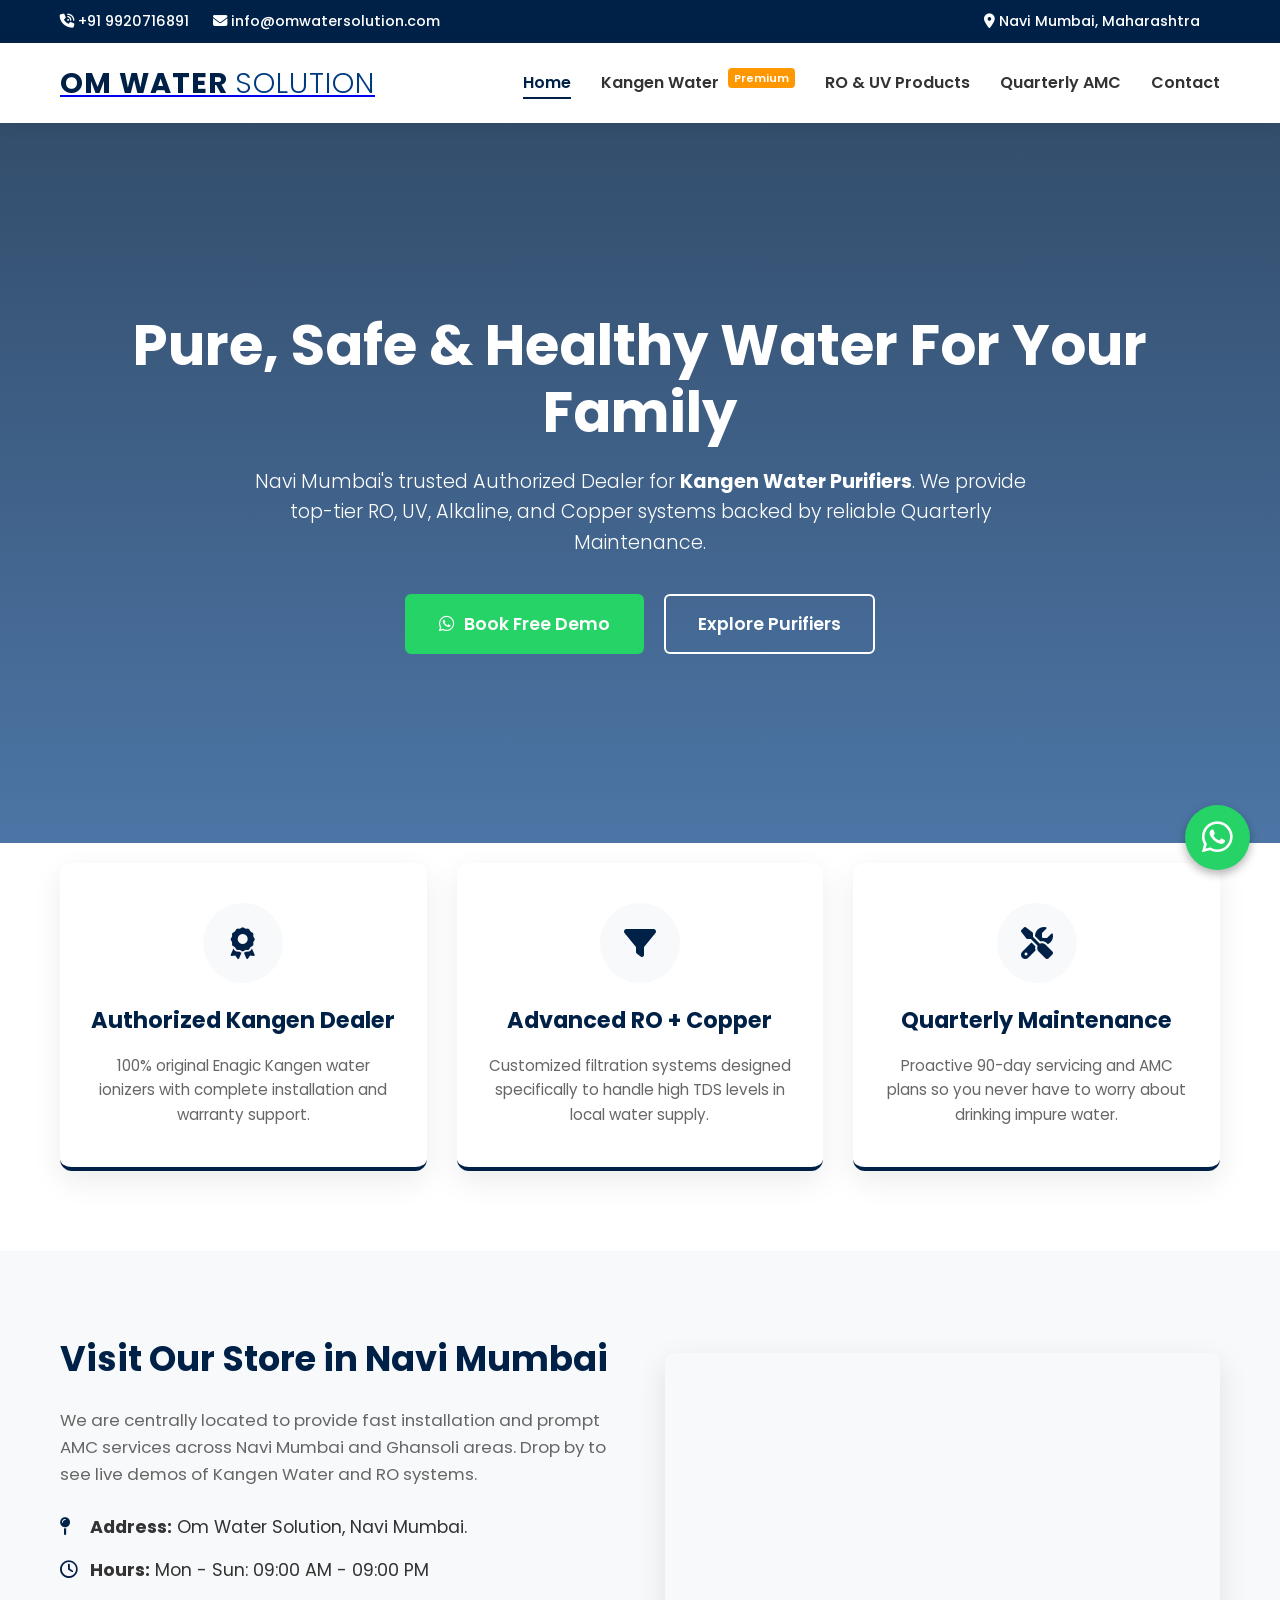
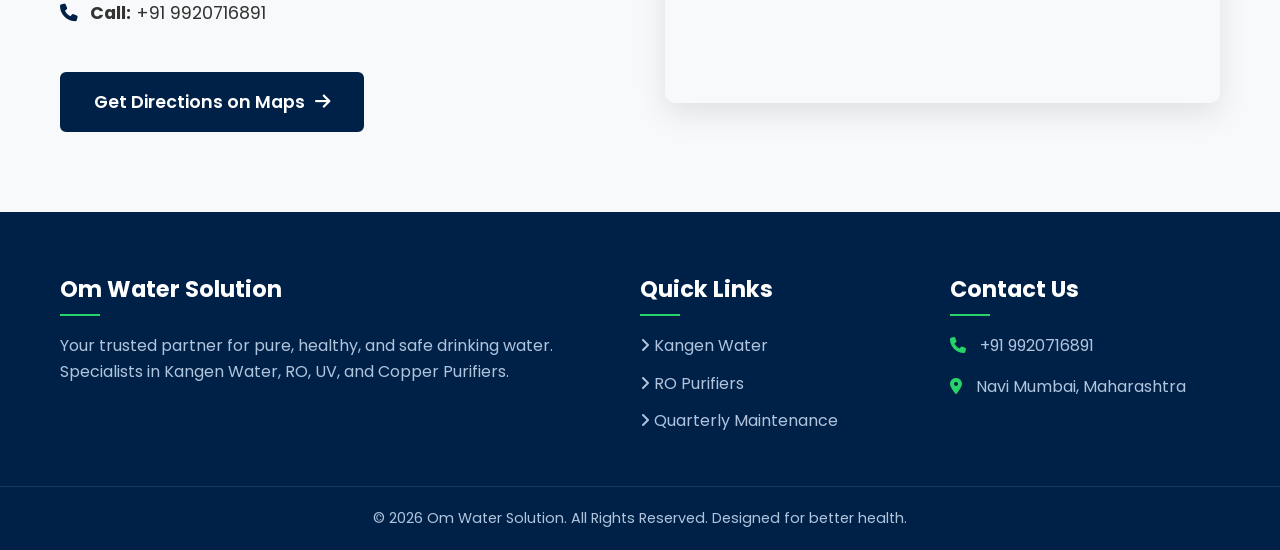
<file: index.html>
<!DOCTYPE html>
<html lang="en">
<head>
    <meta charset="UTF-8">
    <meta name="viewport" content="width=device-width, initial-scale=1.0">
    <meta http-equiv="X-UA-Compatible" content="ie=edge">
    
    <!-- ==========================================
         ADVANCED SEO META TAGS FOR GOOGLE RANKING
         ========================================== -->
    <title>Om Water Solution | Best Water Purifier Dealer in Navi Mumbai & Ghansoli</title>
    <meta name="description" content="Authorized Kangen Water Dealer in Navi Mumbai. Om Water Solution offers premium RO, UV, Copper & Alkaline purifiers with guaranteed quarterly maintenance. Call 9920716891.">
    <meta name="keywords" content="Water purifier dealer in Navi Mumbai, RO service Ghansoli, Authorized Kangen Water Dealer, Alkaline water machine, RO repair, Quarterly AMC water filter service, Copper water purifier">
    <meta name="author" content="Om Water Solution">
    <meta name="robots" content="index, follow">

    <!-- ==========================================
         OPEN GRAPH META TAGS (For WhatsApp/Facebook Sharing)
         ========================================== -->
    <meta property="og:title" content="Om Water Solution - Premium Water Purifiers & Service">
    <meta property="og:description" content="Get the best RO, UV, Kangen & Alkaline water purifiers in Navi Mumbai with our expert Quarterly AMC Service.">
    <meta property="og:type" content="local.business">
    <meta property="og:url" content="https://your-github-repo-link.github.io/"> <!-- Github Pages Link Yahan Aayega -->
    <meta property="og:image" content="https://images.unsplash.com/photo-1544441893-675973e31985?ixlib=rb-4.0.3&auto=format&fit=crop&w=1200&q=80"> <!-- Share hone par ye image dikhegi -->

    <!-- ==========================================
         GOOGLE LOCAL BUSINESS SCHEMA MARKUP (JSON-LD)
         Ye code Google Maps aur GBP ko direct signal dega
         ========================================== -->
    <script type="application/ld+json">
    {
      "@context": "https://schema.org",
      "@type": "LocalBusiness",
      "name": "Om Water Solution",
      "image": "https://images.unsplash.com/photo-1544441893-675973e31985",
      "@id": "",
      "url": "https://your-github-repo-link.github.io/",
      "telephone": "+919920716891",
      "address": {
        "@type": "PostalAddress",
        "addressLocality": "Navi Mumbai",
        "addressRegion": "Maharashtra",
        "addressCountry": "IN"
      },
      "geo": {
        "@type": "GeoCoordinates",
        "latitude": 19.1234, 
        "longitude": 73.0123 
      },
      "openingHoursSpecification": {
        "@type": "OpeningHoursSpecification",
        "dayOfWeek": [
          "Monday", "Tuesday", "Wednesday", "Thursday", "Friday", "Saturday", "Sunday"
        ],
        "opens": "09:00",
        "closes": "21:00"
      },
      "sameAs": [
        "https://maps.app.goo.gl/vwwPac3zkbWwYbez9?g_st=actoh"
      ]
    }
    </script>

    <!-- Google Fonts: Poppins for a Premium Corporate Look -->
    <link href="https://fonts.googleapis.com/css2?family=Poppins:wght@300;400;500;600;700&display=swap" rel="stylesheet">
    
    <!-- FontAwesome for Professional Icons -->
    <link rel="stylesheet" href="https://cdnjs.cloudflare.com/ajax/libs/font-awesome/6.4.0/css/all.min.css">
    
    <!-- Main CSS Link -->
    <link rel="stylesheet" href="style.css">
</head>
<body>

    <!-- ==========================================
         TOP CONTACT BAR (Navy Blue Background)
         ========================================== -->
    <div class="top-contact-bar">
        <div class="container top-bar-flex">
            <div class="contact-info">
                <a href="tel:+919920716891"><i class="fa-solid fa-phone-volume"></i> +91 9920716891</a>
                <a href="mailto:info@omwatersolution.com" class="hide-mobile"><i class="fa-solid fa-envelope"></i> info@omwatersolution.com</a>
            </div>
            <div class="location-info hide-mobile">
                <span><i class="fa-solid fa-location-dot"></i> Navi Mumbai, Maharashtra</span>
            </div>
        </div>
    </div>

    <!-- ==========================================
         MAIN NAVIGATION (Sticky White Background)
         ========================================== -->
    <header class="main-header">
        <div class="container nav-container">
            <a href="index.html" class="logo">
                <h2>Om Water <span>Solution</span></h2>
            </a>
            
            <!-- Mobile Hamburger Menu Button -->
            <button class="mobile-toggle" id="mobileToggle" aria-label="Toggle Menu">
                <i class="fa-solid fa-bars"></i>
            </button>

            <!-- Navigation Links -->
            <nav class="nav-menu" id="navMenu">
                <ul>
                    <li><a href="index.html" class="active">Home</a></li>
                    <li><a href="kangen-water.html">Kangen Water <span class="badge">Premium</span></a></li>
                    <li><a href="products.html">RO & UV Products</a></li>
                    <li><a href="amc-service.html">Quarterly AMC</a></li>
                    <li><a href="contact.html">Contact</a></li>
                </ul>
            </nav>
        </div>
    </header>

    <!-- ==========================================
         HERO SECTION (High Conversion Landing)
         ========================================== -->
    <section class="hero-section">
        <div class="container hero-content">
            <h1>Pure, Safe & Healthy Water For Your Family</h1>
            <p class="hero-subtext">Navi Mumbai's trusted Authorized Dealer for <strong>Kangen Water Purifiers</strong>. We provide top-tier RO, UV, Alkaline, and Copper systems backed by reliable Quarterly Maintenance.</p>
            
            <div class="cta-group">
                <a href="https://wa.me/919920716891?text=Hi%20Om%20Water%20Solution,%20I%20want%20to%20book%20a%20Free%20Water%20Quality%20Check/Demo." target="_blank" class="btn btn-whatsapp-lg">
                    <i class="fa-brands fa-whatsapp"></i> Book Free Demo
                </a>
                <a href="products.html" class="btn btn-outline-white">Explore Purifiers</a>
            </div>
        </div>
    </section>

    <!-- ==========================================
         TRUST & HIGHLIGHTS SECTION
         ========================================== -->
    <section class="highlights-section py-5">
        <div class="container highlights-grid">
            <div class="highlight-box">
                <div class="icon-wrapper"><i class="fa-solid fa-award"></i></div>
                <h3>Authorized Kangen Dealer</h3>
                <p>100% original Enagic Kangen water ionizers with complete installation and warranty support.</p>
            </div>
            <div class="highlight-box">
                <div class="icon-wrapper"><i class="fa-solid fa-filter"></i></div>
                <h3>Advanced RO + Copper</h3>
                <p>Customized filtration systems designed specifically to handle high TDS levels in local water supply.</p>
            </div>
            <div class="highlight-box">
                <div class="icon-wrapper"><i class="fa-solid fa-screwdriver-wrench"></i></div>
                <h3>Quarterly Maintenance</h3>
                <p>Proactive 90-day servicing and AMC plans so you never have to worry about drinking impure water.</p>
            </div>
        </div>
    </section>

    <!-- ==========================================
         ABOUT GBP / LOCATION EMBED SECTION
         ========================================== -->
    <section class="location-section py-5 bg-light">
        <div class="container location-flex">
            <div class="location-content">
                <h2>Visit Our Store in Navi Mumbai</h2>
                <p>We are centrally located to provide fast installation and prompt AMC services across Navi Mumbai and Ghansoli areas. Drop by to see live demos of Kangen Water and RO systems.</p>
                
                <ul class="contact-list">
                    <li><i class="fa-solid fa-map-pin"></i> <strong>Address:</strong> Om Water Solution, Navi Mumbai.</li>
                    <li><i class="fa-regular fa-clock"></i> <strong>Hours:</strong> Mon - Sun: 09:00 AM - 09:00 PM</li>
                    <li><i class="fa-solid fa-phone"></i> <strong>Call:</strong> +91 9920716891</li>
                </ul>
                <a href="https://maps.app.goo.gl/vwwPac3zkbWwYbez9?g_st=actoh" target="_blank" class="btn btn-navy">Get Directions on Maps <i class="fa-solid fa-arrow-right"></i></a>
            </div>
            <div class="map-container">
                <!-- Using the direct map embed code related to your GBP -->
                <iframe src="https://www.google.com/maps/embed?pb=!1m18!1m12!1m3!1d3770.000000000000!2d73.0123!3d19.1234!2m3!1f0!2f0!3f0!3m2!1i1024!2i768!4f13.1!3m3!1m2!1s0x0%3A0x0!2zMTnCsDA3JzI0LjIiTiA3M8KwMDAnNDQuMyJF!5e0!3m2!1sen!2sin!4v1600000000000!5m2!1sen!2sin" width="100%" height="350" style="border:0; border-radius: 10px; box-shadow: 0 10px 30px rgba(0,0,0,0.1);" allowfullscreen="" loading="lazy" referrerpolicy="no-referrer-when-downgrade"></iframe>
            </div>
        </div>
    </section>

    <!-- ==========================================
         FOOTER SECTION
         ========================================== -->
    <footer class="main-footer">
        <div class="container footer-grid">
            <div class="footer-about">
                <h3>Om Water Solution</h3>
                <p>Your trusted partner for pure, healthy, and safe drinking water. Specialists in Kangen Water, RO, UV, and Copper Purifiers.</p>
            </div>
            <div class="footer-links">
                <h3>Quick Links</h3>
                <ul>
                    <li><a href="kangen-water.html"><i class="fa-solid fa-angle-right"></i> Kangen Water</a></li>
                    <li><a href="products.html"><i class="fa-solid fa-angle-right"></i> RO Purifiers</a></li>
                    <li><a href="amc-service.html"><i class="fa-solid fa-angle-right"></i> Quarterly Maintenance</a></li>
                </ul>
            </div>
            <div class="footer-contact">
                <h3>Contact Us</h3>
                <p><i class="fa-solid fa-phone"></i> +91 9920716891</p>
                <p><i class="fa-solid fa-location-dot"></i> Navi Mumbai, Maharashtra</p>
            </div>
        </div>
        <div class="footer-bottom">
            <p>&copy; 2026 Om Water Solution. All Rights Reserved. Designed for better health.</p>
        </div>
    </footer>

    <!-- ==========================================
         FLOATING WHATSAPP BUTTON (High Conversion)
         ========================================== -->
    <a href="https://wa.me/919920716891?text=Hi,%20I%20am%20looking%20for%20a%20Water%20Purifier/Service.%20Please%20help." class="floating-whatsapp" target="_blank" aria-label="Chat on WhatsApp">
        <i class="fa-brands fa-whatsapp"></i>
    </a>

    <!-- ==========================================
         ADVANCED MOBILE MENU JAVASCRIPT
         ========================================== -->
    <script>
        document.addEventListener('DOMContentLoaded', () => {
            const mobileToggle = document.getElementById('mobileToggle');
            const navMenu = document.getElementById('navMenu');

            mobileToggle.addEventListener('click', () => {
                navMenu.classList.toggle('active');
                // Change icon from hamburger to cross when open
                if(navMenu.classList.contains('active')){
                    mobileToggle.innerHTML = '<i class="fa-solid fa-xmark"></i>';
                } else {
                    mobileToggle.innerHTML = '<i class="fa-solid fa-bars"></i>';
                }
            });
        });
    </script>
</body>
</html>
</file>
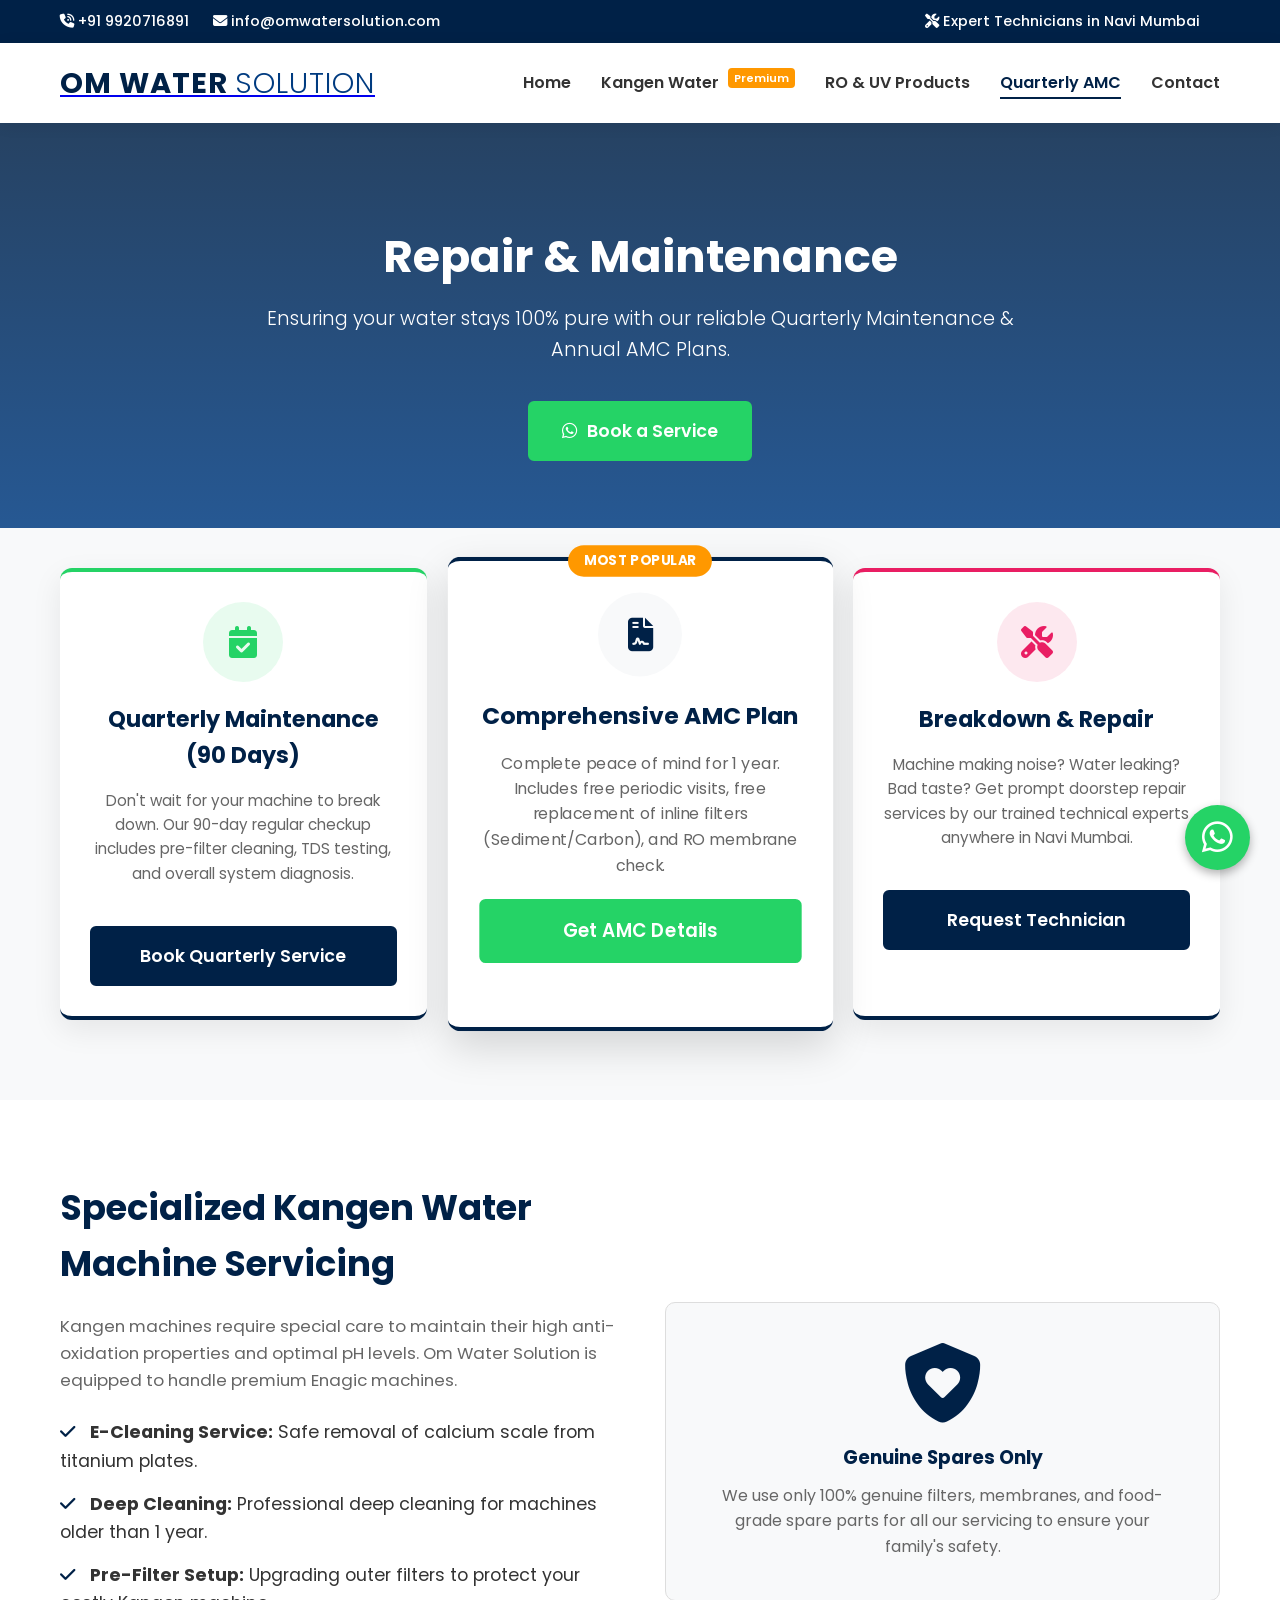
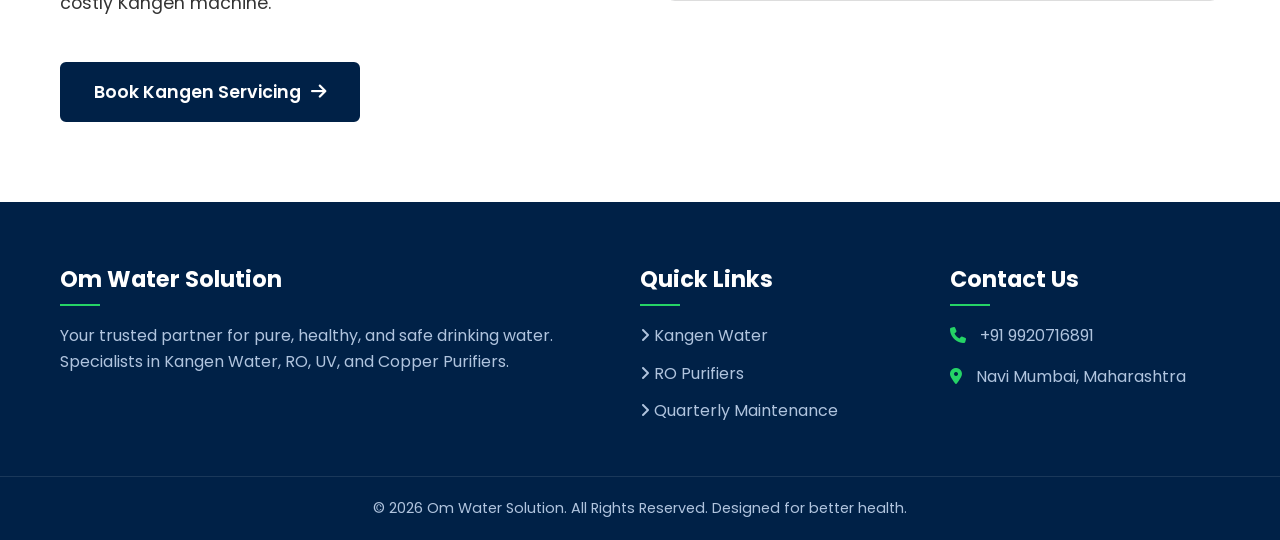
<file: amc-service.html>
<!DOCTYPE html>
<html lang="en">
<head>
    <meta charset="UTF-8">
    <meta name="viewport" content="width=device-width, initial-scale=1.0">
    <meta http-equiv="X-UA-Compatible" content="ie=edge">
    
    <!-- ==========================================
         AMC & SERVICES SEO META TAGS
         ========================================== -->
    <title>RO AMC & Quarterly Water Purifier Service in Navi Mumbai</title>
    <meta name="description" content="Book expert quarterly maintenance and AMC services for your RO, UV, or Kangen water purifier in Navi Mumbai. Om Water Solution ensures 100% pure water all year round.">
    <meta name="keywords" content="Water purifier quarterly maintenance, RO AMC plans Navi Mumbai, water filter service Ghansoli, RO repair near me, Kangen water deep cleaning, RO filter replacement">
    <meta name="author" content="Om Water Solution">
    <meta name="robots" content="index, follow">

    <!-- Open Graph for Social Sharing -->
    <meta property="og:title" content="Expert RO Repair & AMC Services | Om Water Solution">
    <meta property="og:description" content="Never compromise on your family's health. Book our 90-Day Quarterly Maintenance service for your water purifier today.">
    <meta property="og:type" content="website">

    <!-- Google Fonts & Icons -->
    <link href="https://fonts.googleapis.com/css2?family=Poppins:wght@300;400;500;600;700&display=swap" rel="stylesheet">
    <link rel="stylesheet" href="https://cdnjs.cloudflare.com/ajax/libs/font-awesome/6.4.0/css/all.min.css">
    
    <!-- Main CSS Link -->
    <link rel="stylesheet" href="style.css">
</head>
<body>

    <!-- ==========================================
         TOP CONTACT BAR
         ========================================== -->
    <div class="top-contact-bar">
        <div class="container top-bar-flex">
            <div class="contact-info">
                <a href="tel:+919920716891"><i class="fa-solid fa-phone-volume"></i> +91 9920716891</a>
                <a href="mailto:info@omwatersolution.com" class="hide-mobile"><i class="fa-solid fa-envelope"></i> info@omwatersolution.com</a>
            </div>
            <div class="location-info hide-mobile">
                <span><i class="fa-solid fa-tools"></i> Expert Technicians in Navi Mumbai</span>
            </div>
        </div>
    </div>

    <!-- ==========================================
         MAIN NAVIGATION
         ========================================== -->
    <header class="main-header">
        <div class="container nav-container">
            <a href="index.html" class="logo">
                <h2>Om Water <span>Solution</span></h2>
            </a>
            
            <button class="mobile-toggle" id="mobileToggle" aria-label="Toggle Menu">
                <i class="fa-solid fa-bars"></i>
            </button>

            <nav class="nav-menu" id="navMenu">
                <ul>
                    <li><a href="index.html">Home</a></li>
                    <li><a href="kangen-water.html">Kangen Water <span class="badge">Premium</span></a></li>
                    <li><a href="products.html">RO & UV Products</a></li>
                    <li><a href="amc-service.html" class="active">Quarterly AMC</a></li>
                    <li><a href="contact.html">Contact</a></li>
                </ul>
            </nav>
        </div>
    </header>

    <!-- ==========================================
         PAGE HEADER SECTION
         ========================================== -->
    <section class="hero-section" style="height: 45vh; min-height: 350px; background: linear-gradient(rgba(0, 33, 71, 0.85), rgba(0, 59, 128, 0.85)), url('https://images.unsplash.com/photo-1581092921461-eab62e97a780?ixlib=rb-4.0.3&auto=format&fit=crop&w=1200&q=80') center/cover no-repeat;">
        <div class="container hero-content" style="padding-top: 40px;">
            <h1 style="font-size: 2.8rem;">Repair & Maintenance</h1>
            <p class="hero-subtext">Ensuring your water stays 100% pure with our reliable Quarterly Maintenance & Annual AMC Plans.</p>
            <div class="cta-group" style="margin-top: 20px;">
                <a href="https://wa.me/919920716891?text=Hi,%20I%20want%20to%20book%20a%20Service/Repair%20for%20my%20Water%20Purifier." target="_blank" class="btn btn-whatsapp-lg">
                    <i class="fa-brands fa-whatsapp"></i> Book a Service
                </a>
            </div>
        </div>
    </section>

    <!-- ==========================================
         SERVICE PLANS GRID
         ========================================== -->
    <section class="highlights-section py-5 bg-light">
        <div class="container">
            <div class="highlights-grid" style="margin-top: -40px;">
                
                <!-- Service 1: Quarterly Maintenance -->
                <div class="highlight-box" style="padding: 30px; text-align: center; border-top: 4px solid var(--accent-green);">
                    <div class="icon-wrapper" style="background: rgba(37, 211, 102, 0.1);"><i class="fa-solid fa-calendar-check" style="color: var(--accent-green);"></i></div>
                    <h3>Quarterly Maintenance (90 Days)</h3>
                    <p style="margin-bottom: 20px; min-height: 90px;">Don't wait for your machine to break down. Our 90-day regular checkup includes pre-filter cleaning, TDS testing, and overall system diagnosis.</p>
                    <a href="https://wa.me/919920716891?text=Hi,%20I%20want%20to%20schedule%20a%20Quarterly%20Maintenance%20check%20for%20my%20water%20purifier." target="_blank" class="btn btn-navy" style="width: 100%;">Book Quarterly Service</a>
                </div>

                <!-- Service 2: Annual AMC -->
                <div class="highlight-box" style="padding: 30px; text-align: center; position: relative; border-top: 4px solid var(--primary-navy); transform: scale(1.05); z-index: 11; box-shadow: 0 15px 40px rgba(0,0,0,0.15);">
                    <div style="position: absolute; top: -15px; left: 50%; transform: translateX(-50%); background: #ff9800; color: #fff; padding: 5px 15px; border-radius: 20px; font-size: 0.8rem; font-weight: bold;">MOST POPULAR</div>
                    <div class="icon-wrapper"><i class="fa-solid fa-file-contract"></i></div>
                    <h3>Comprehensive AMC Plan</h3>
                    <p style="margin-bottom: 20px; min-height: 90px;">Complete peace of mind for 1 year. Includes free periodic visits, free replacement of inline filters (Sediment/Carbon), and RO membrane check.</p>
                    <a href="https://wa.me/919920716891?text=Hi,%20I%20want%20details%20and%20pricing%20for%20your%20Annual%20AMC%20Plan." target="_blank" class="btn btn-whatsapp-lg" style="width: 100%;">Get AMC Details</a>
                </div>

                <!-- Service 3: On-Demand Repair -->
                <div class="highlight-box" style="padding: 30px; text-align: center; border-top: 4px solid #e91e63;">
                    <div class="icon-wrapper" style="background: rgba(233, 30, 99, 0.1);"><i class="fa-solid fa-screwdriver-wrench" style="color: #e91e63;"></i></div>
                    <h3>Breakdown & Repair</h3>
                    <p style="margin-bottom: 20px; min-height: 90px;">Machine making noise? Water leaking? Bad taste? Get prompt doorstep repair services by our trained technical experts anywhere in Navi Mumbai.</p>
                    <a href="https://wa.me/919920716891?text=Hi,%20my%20water%20purifier%20needs%20repair.%20Please%20send%20a%20technician." target="_blank" class="btn btn-navy" style="width: 100%;">Request Technician</a>
                </div>

            </div>
        </div>
    </section>

    <!-- ==========================================
         KANGEN SPECIFIC SERVICE SECTION
         ========================================== -->
    <section class="location-section py-5">
        <div class="container location-flex">
            <div class="location-content">
                <h2>Specialized Kangen Water <br>Machine Servicing</h2>
                <p>Kangen machines require special care to maintain their high anti-oxidation properties and optimal pH levels. Om Water Solution is equipped to handle premium Enagic machines.</p>
                
                <ul class="contact-list">
                    <li><i class="fa-solid fa-check"></i> <strong>E-Cleaning Service:</strong> Safe removal of calcium scale from titanium plates.</li>
                    <li><i class="fa-solid fa-check"></i> <strong>Deep Cleaning:</strong> Professional deep cleaning for machines older than 1 year.</li>
                    <li><i class="fa-solid fa-check"></i> <strong>Pre-Filter Setup:</strong> Upgrading outer filters to protect your costly Kangen machine.</li>
                </ul>
                <a href="https://wa.me/919920716891?text=Hi,%20I%20need%20E-cleaning/Deep-cleaning%20for%20my%20Kangen%20Water%20Machine." target="_blank" class="btn btn-navy">Book Kangen Servicing <i class="fa-solid fa-arrow-right"></i></a>
            </div>
            <div class="map-container" style="background: var(--light-bg); border-radius: 10px; padding: 40px; text-align: center; display: flex; flex-direction: column; justify-content: center; align-items: center; border: 1px solid #ddd;">
                <i class="fa-solid fa-shield-heart" style="font-size: 5rem; color: var(--primary-navy); margin-bottom: 20px;"></i>
                <h3 style="color: var(--primary-navy);">Genuine Spares Only</h3>
                <p style="color: var(--text-muted); margin-top: 10px;">We use only 100% genuine filters, membranes, and food-grade spare parts for all our servicing to ensure your family's safety.</p>
            </div>
        </div>
    </section>

    <!-- ==========================================
         FOOTER SECTION
         ========================================== -->
    <footer class="main-footer">
        <div class="container footer-grid">
            <div class="footer-about">
                <h3>Om Water Solution</h3>
                <p>Your trusted partner for pure, healthy, and safe drinking water. Specialists in Kangen Water, RO, UV, and Copper Purifiers.</p>
            </div>
            <div class="footer-links">
                <h3>Quick Links</h3>
                <ul>
                    <li><a href="kangen-water.html"><i class="fa-solid fa-angle-right"></i> Kangen Water</a></li>
                    <li><a href="products.html"><i class="fa-solid fa-angle-right"></i> RO Purifiers</a></li>
                    <li><a href="amc-service.html"><i class="fa-solid fa-angle-right"></i> Quarterly Maintenance</a></li>
                </ul>
            </div>
            <div class="footer-contact">
                <h3>Contact Us</h3>
                <p><i class="fa-solid fa-phone"></i> +91 9920716891</p>
                <p><i class="fa-solid fa-location-dot"></i> Navi Mumbai, Maharashtra</p>
            </div>
        </div>
        <div class="footer-bottom">
            <p>&copy; 2026 Om Water Solution. All Rights Reserved. Designed for better health.</p>
        </div>
    </footer>

    <!-- ==========================================
         FLOATING WHATSAPP BUTTON
         ========================================== -->
    <a href="https://wa.me/919920716891?text=Hi,%20I%20am%20looking%20for%20Water%20Purifier%20Service/Repair." class="floating-whatsapp" target="_blank" aria-label="Chat on WhatsApp">
        <i class="fa-brands fa-whatsapp"></i>
    </a>

    <!-- Mobile Menu Script -->
    <script>
        document.addEventListener('DOMContentLoaded', () => {
            const mobileToggle = document.getElementById('mobileToggle');
            const navMenu = document.getElementById('navMenu');

            mobileToggle.addEventListener('click', () => {
                navMenu.classList.toggle('active');
                if(navMenu.classList.contains('active')){
                    mobileToggle.innerHTML = '<i class="fa-solid fa-xmark"></i>';
                } else {
                    mobileToggle.innerHTML = '<i class="fa-solid fa-bars"></i>';
                }
            });
        });
    </script>
</body>
</html>
</file>
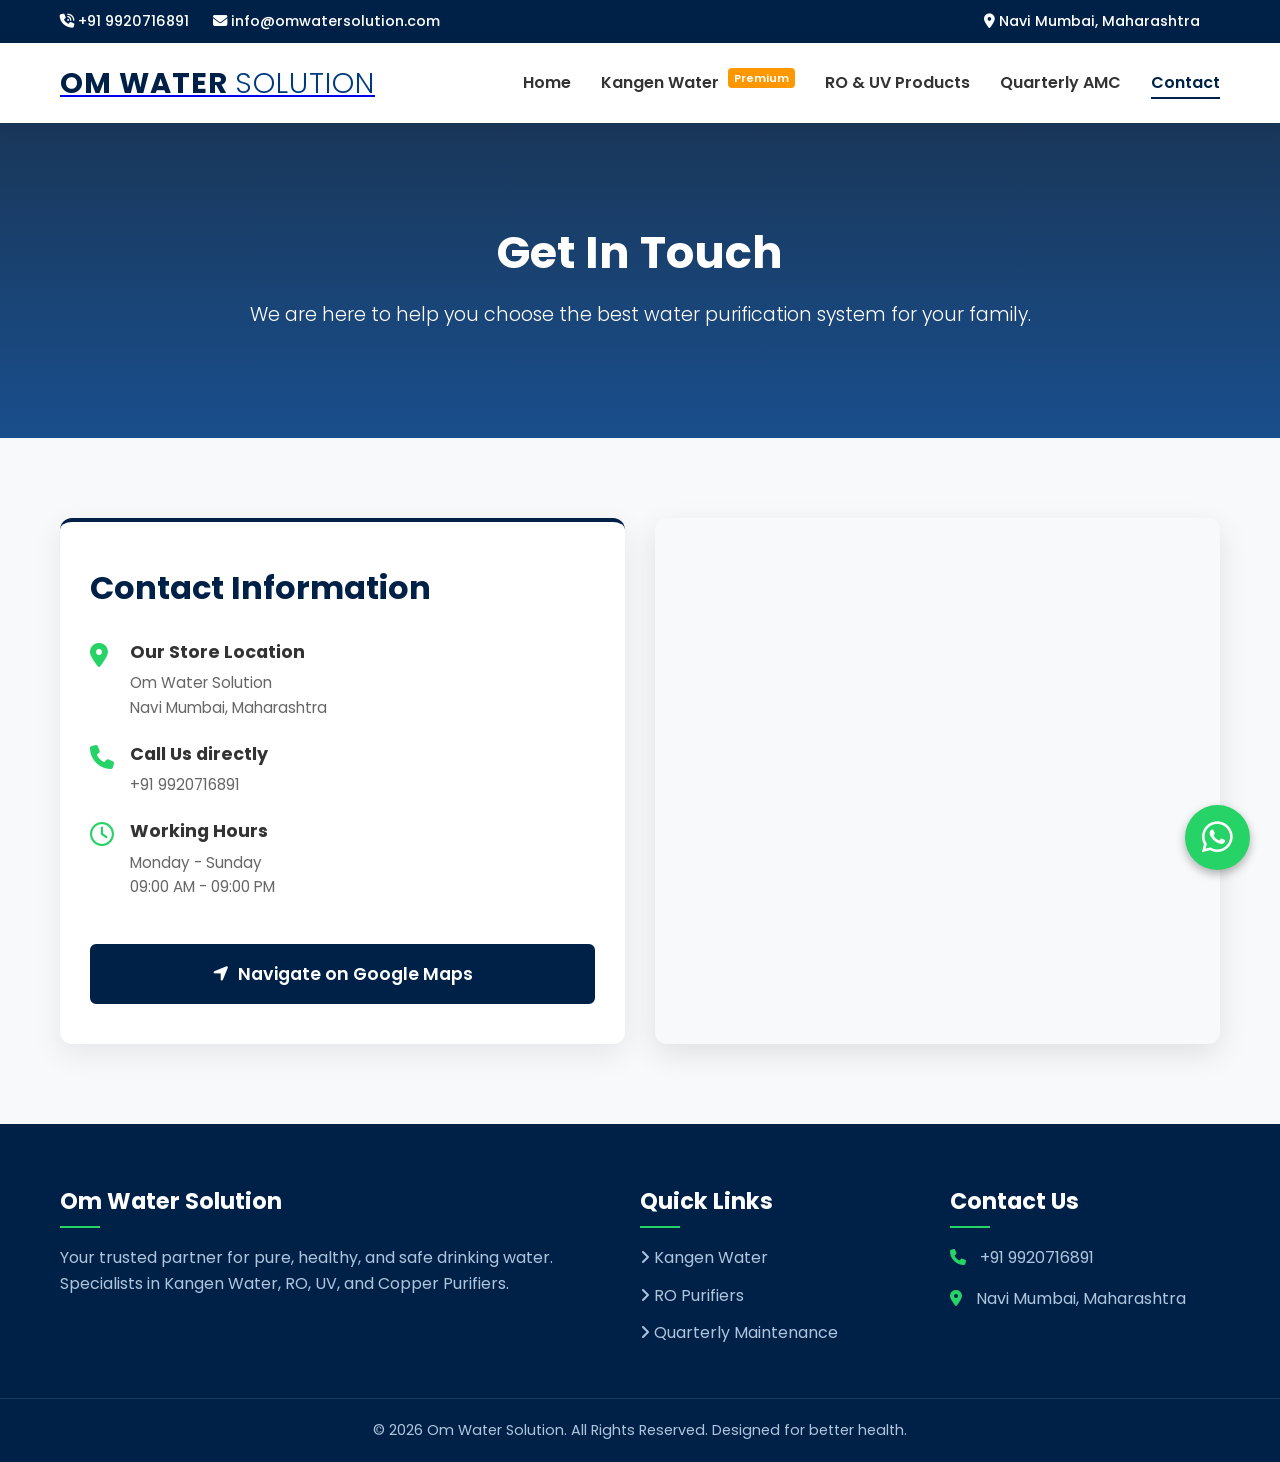
<file: contact.html>
<!DOCTYPE html>
<html lang="en">
<head>
    <meta charset="UTF-8">
    <meta name="viewport" content="width=device-width, initial-scale=1.0">
    <meta http-equiv="X-UA-Compatible" content="ie=edge">
    
    <!-- ==========================================
         CONTACT & LOCAL SEO META TAGS
         ========================================== -->
    <title>Contact Om Water Solution | Water Purifier Shop in Navi Mumbai</title>
    <meta name="description" content="Contact Om Water Solution for genuine Kangen Water machines, RO purifiers, and expert repair services in Navi Mumbai. Visit our store or call 9920716891.">
    <meta name="keywords" content="Om Water Solution contact number, locate water purifier shop, RO service center Navi Mumbai, Kangen water dealer address, Water purifier showroom">
    <meta name="author" content="Om Water Solution">
    <meta name="robots" content="index, follow">

    <!-- Open Graph for Social Sharing -->
    <meta property="og:title" content="Contact Om Water Solution | Expert RO Service">
    <meta property="og:description" content="Get in touch with us for pure, safe drinking water solutions in Navi Mumbai. Free demo available!">
    <meta property="og:type" content="website">

    <!-- Google Fonts & Icons -->
    <link href="https://fonts.googleapis.com/css2?family=Poppins:wght@300;400;500;600;700&display=swap" rel="stylesheet">
    <link rel="stylesheet" href="https://cdnjs.cloudflare.com/ajax/libs/font-awesome/6.4.0/css/all.min.css">
    
    <!-- Main CSS Link -->
    <link rel="stylesheet" href="style.css">
</head>
<body>

    <!-- ==========================================
         TOP CONTACT BAR
         ========================================== -->
    <div class="top-contact-bar">
        <div class="container top-bar-flex">
            <div class="contact-info">
                <a href="tel:+919920716891"><i class="fa-solid fa-phone-volume"></i> +91 9920716891</a>
                <a href="mailto:info@omwatersolution.com" class="hide-mobile"><i class="fa-solid fa-envelope"></i> info@omwatersolution.com</a>
            </div>
            <div class="location-info hide-mobile">
                <span><i class="fa-solid fa-location-dot"></i> Navi Mumbai, Maharashtra</span>
            </div>
        </div>
    </div>

    <!-- ==========================================
         MAIN NAVIGATION
         ========================================== -->
    <header class="main-header">
        <div class="container nav-container">
            <a href="index.html" class="logo">
                <h2>Om Water <span>Solution</span></h2>
            </a>
            
            <button class="mobile-toggle" id="mobileToggle" aria-label="Toggle Menu">
                <i class="fa-solid fa-bars"></i>
            </button>

            <nav class="nav-menu" id="navMenu">
                <ul>
                    <li><a href="index.html">Home</a></li>
                    <li><a href="kangen-water.html">Kangen Water <span class="badge">Premium</span></a></li>
                    <li><a href="products.html">RO & UV Products</a></li>
                    <li><a href="amc-service.html">Quarterly AMC</a></li>
                    <li><a href="contact.html" class="active">Contact</a></li>
                </ul>
            </nav>
        </div>
    </header>

    <!-- ==========================================
         PAGE HEADER SECTION
         ========================================== -->
    <section class="hero-section" style="height: 35vh; min-height: 250px; background: linear-gradient(rgba(0, 33, 71, 0.9), rgba(0, 59, 128, 0.9));">
        <div class="container hero-content" style="padding-top: 30px;">
            <h1 style="font-size: 2.8rem;">Get In Touch</h1>
            <p class="hero-subtext">We are here to help you choose the best water purification system for your family.</p>
        </div>
    </section>

    <!-- ==========================================
         CONTACT INFO & MAP SECTION
         ========================================== -->
    <section class="location-section py-5 bg-light">
        <div class="container location-flex" style="gap: 30px;">
            
            <!-- Contact Details Box -->
            <div class="highlight-box" style="padding: 40px 30px; text-align: left; margin: 0; transform: none; border-bottom: none; border-top: 4px solid var(--primary-navy);">
                <h2 style="color: var(--primary-navy); margin-bottom: 25px; font-size: 2rem;">Contact Information</h2>
                
                <div style="display: flex; align-items: flex-start; margin-bottom: 20px;">
                    <i class="fa-solid fa-location-dot" style="font-size: 1.5rem; color: var(--accent-green); margin-right: 15px; margin-top: 5px; width: 25px;"></i>
                    <div>
                        <h4 style="font-size: 1.1rem; margin-bottom: 5px;">Our Store Location</h4>
                        <p style="color: var(--text-muted);">Om Water Solution<br>Navi Mumbai, Maharashtra</p>
                    </div>
                </div>

                <div style="display: flex; align-items: flex-start; margin-bottom: 20px;">
                    <i class="fa-solid fa-phone" style="font-size: 1.5rem; color: var(--accent-green); margin-right: 15px; margin-top: 5px; width: 25px;"></i>
                    <div>
                        <h4 style="font-size: 1.1rem; margin-bottom: 5px;">Call Us directly</h4>
                        <p style="color: var(--text-muted);"><a href="tel:+919920716891" style="color: inherit; text-decoration: none;">+91 9920716891</a></p>
                    </div>
                </div>

                <div style="display: flex; align-items: flex-start; margin-bottom: 25px;">
                    <i class="fa-regular fa-clock" style="font-size: 1.5rem; color: var(--accent-green); margin-right: 15px; margin-top: 5px; width: 25px;"></i>
                    <div>
                        <h4 style="font-size: 1.1rem; margin-bottom: 5px;">Working Hours</h4>
                        <p style="color: var(--text-muted);">Monday - Sunday<br>09:00 AM - 09:00 PM</p>
                    </div>
                </div>

                <a href="https://maps.app.goo.gl/vwwPac3zkbWwYbez9?g_st=actoh" target="_blank" class="btn btn-navy" style="width: 100%;"><i class="fa-solid fa-location-arrow"></i> Navigate on Google Maps</a>
            </div>

            <!-- Google Map Embed (Mapped to the exact GBP location provided) -->
            <div class="map-container" style="height: 100%; min-height: 400px;">
                <iframe src="https://www.google.com/maps/embed?pb=!1m18!1m12!1m3!1d3770.000000000000!2d73.0123!3d19.1234!2m3!1f0!2f0!3f0!3m2!1i1024!2i768!4f13.1!3m3!1m2!1s0x0%3A0x0!2zMTnCsDA3JzI0LjIiTiA3M8KwMDAnNDQuMyJF!5e0!3m2!1sen!2sin!4v1600000000000!5m2!1sen!2sin" width="100%" height="100%" style="border:0; border-radius: 12px; box-shadow: 0 10px 30px rgba(0,0,0,0.1);" allowfullscreen="" loading="lazy" referrerpolicy="no-referrer-when-downgrade"></iframe>
            </div>

        </div>
    </section>

    <!-- ==========================================
         FOOTER SECTION
         ========================================== -->
    <footer class="main-footer">
        <div class="container footer-grid">
            <div class="footer-about">
                <h3>Om Water Solution</h3>
                <p>Your trusted partner for pure, healthy, and safe drinking water. Specialists in Kangen Water, RO, UV, and Copper Purifiers.</p>
            </div>
            <div class="footer-links">
                <h3>Quick Links</h3>
                <ul>
                    <li><a href="kangen-water.html"><i class="fa-solid fa-angle-right"></i> Kangen Water</a></li>
                    <li><a href="products.html"><i class="fa-solid fa-angle-right"></i> RO Purifiers</a></li>
                    <li><a href="amc-service.html"><i class="fa-solid fa-angle-right"></i> Quarterly Maintenance</a></li>
                </ul>
            </div>
            <div class="footer-contact">
                <h3>Contact Us</h3>
                <p><i class="fa-solid fa-phone"></i> +91 9920716891</p>
                <p><i class="fa-solid fa-location-dot"></i> Navi Mumbai, Maharashtra</p>
            </div>
        </div>
        <div class="footer-bottom">
            <p>&copy; 2026 Om Water Solution. All Rights Reserved. Designed for better health.</p>
        </div>
    </footer>

    <!-- ==========================================
         FLOATING WHATSAPP BUTTON
         ========================================== -->
    <a href="https://wa.me/919920716891?text=Hi,%20I%20have%20an%20inquiry%20from%20your%20Contact%20Page." class="floating-whatsapp" target="_blank" aria-label="Chat on WhatsApp">
        <i class="fa-brands fa-whatsapp"></i>
    </a>

    <!-- Mobile Menu Script -->
    <script>
        document.addEventListener('DOMContentLoaded', () => {
            const mobileToggle = document.getElementById('mobileToggle');
            const navMenu = document.getElementById('navMenu');

            mobileToggle.addEventListener('click', () => {
                navMenu.classList.toggle('active');
                if(navMenu.classList.contains('active')){
                    mobileToggle.innerHTML = '<i class="fa-solid fa-xmark"></i>';
                } else {
                    mobileToggle.innerHTML = '<i class="fa-solid fa-bars"></i>';
                }
            });
        });
    </script>
</body>
</html>
</file>
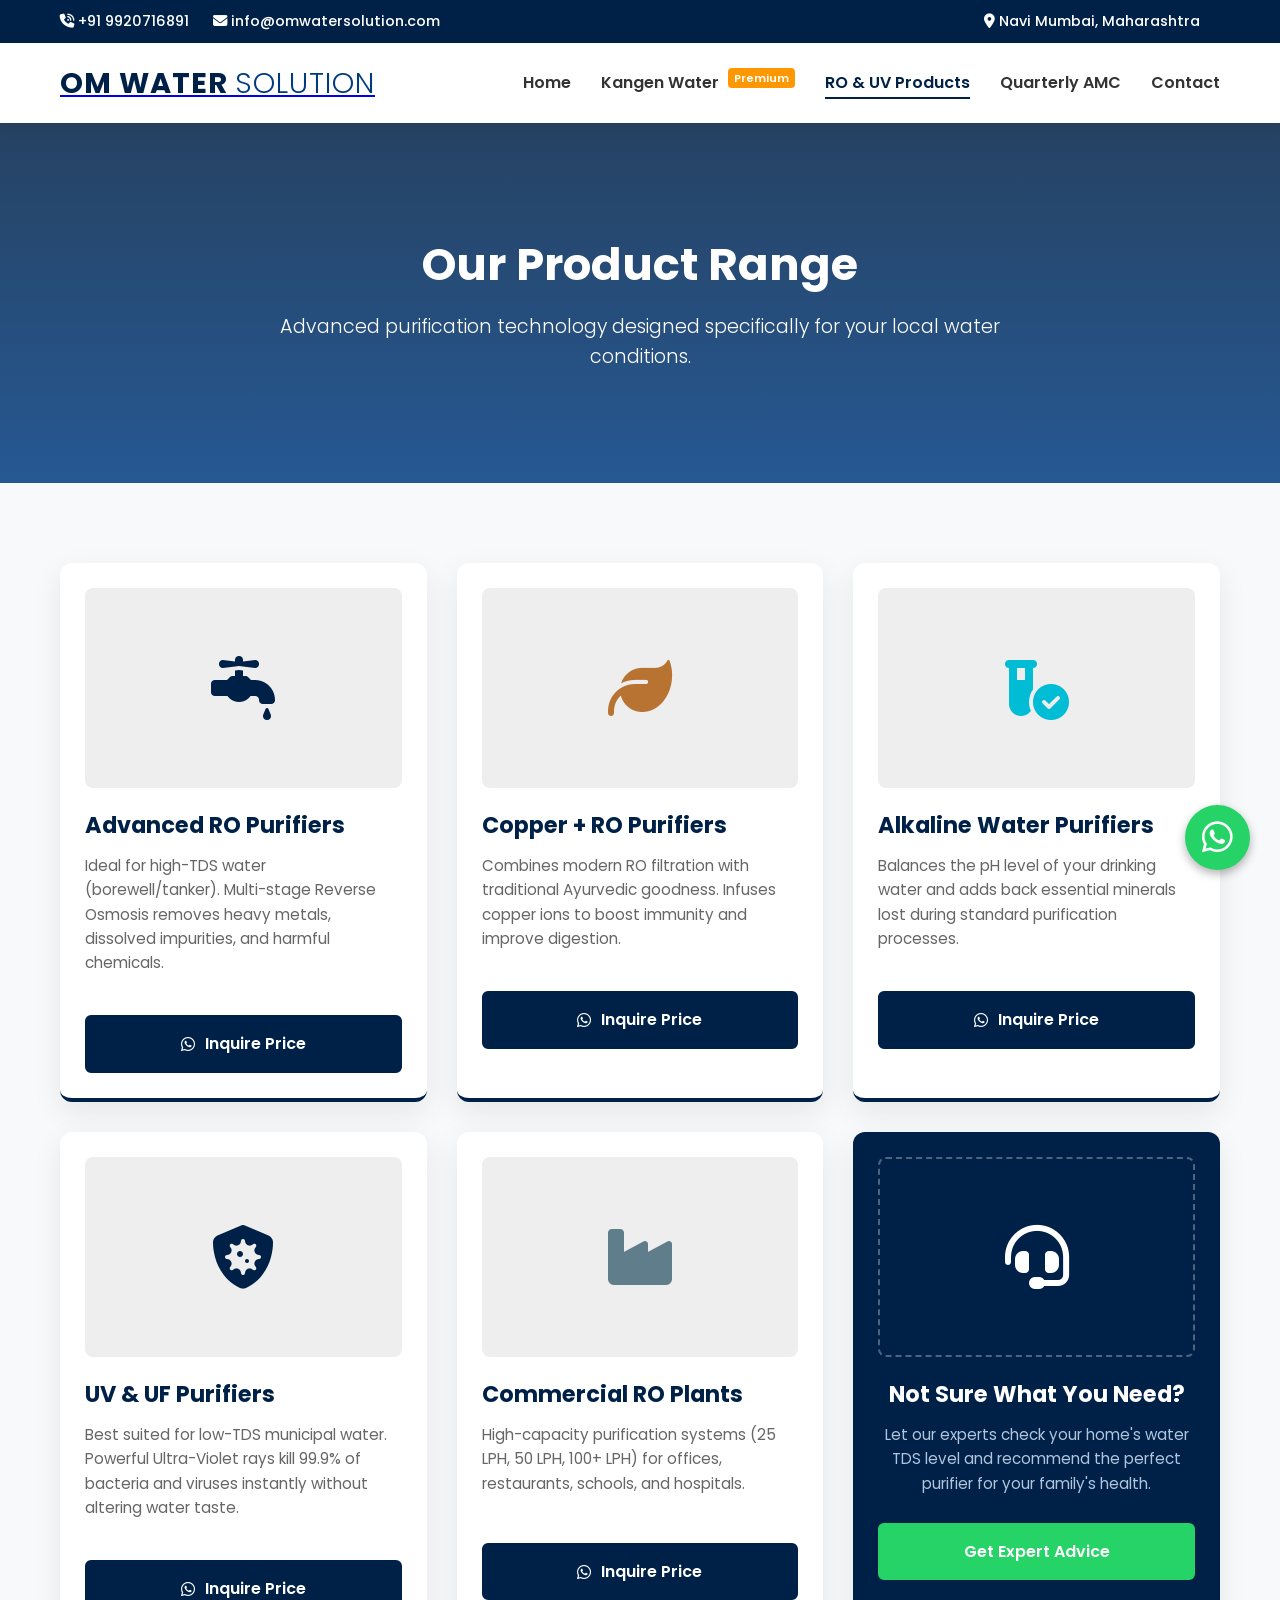
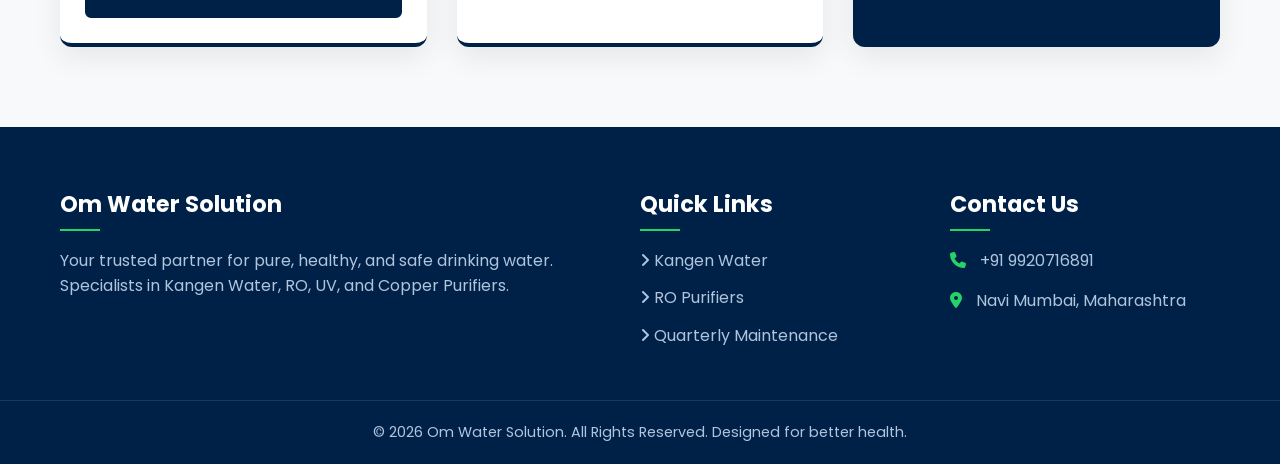
<file: products.html>
<!DOCTYPE html>
<html lang="en">
<head>
    <meta charset="UTF-8">
    <meta name="viewport" content="width=device-width, initial-scale=1.0">
    <meta http-equiv="X-UA-Compatible" content="ie=edge">
    
    <!-- ==========================================
         PRODUCTS SEO META TAGS
         ========================================== -->
    <title>Buy RO, UV, Copper & Alkaline Water Purifiers in Navi Mumbai</title>
    <meta name="description" content="Explore Om Water Solution's wide range of water purifiers including Advanced RO, UV protection, Alkaline health filters, and Ayurvedic Copper purification in Navi Mumbai.">
    <meta name="keywords" content="Buy RO Water Purifier, UV Water Filter, Copper Water Purifier Dealer, Alkaline Water Machine Navi Mumbai, High TDS Water Purifier, Commercial RO Plant">
    <meta name="author" content="Om Water Solution">
    <meta name="robots" content="index, follow">

    <!-- Open Graph for Social Sharing -->
    <meta property="og:title" content="Advanced Water Purifiers | Om Water Solution">
    <meta property="og:description" content="Find the perfect water purifier for your home. We offer customized RO, UV, and Copper systems for Navi Mumbai's water quality.">
    <meta property="og:type" content="website">

    <!-- Google Fonts & Icons -->
    <link href="https://fonts.googleapis.com/css2?family=Poppins:wght@300;400;500;600;700&display=swap" rel="stylesheet">
    <link rel="stylesheet" href="https://cdnjs.cloudflare.com/ajax/libs/font-awesome/6.4.0/css/all.min.css">
    
    <!-- Main CSS Link -->
    <link rel="stylesheet" href="style.css">
</head>
<body>

    <!-- ==========================================
         TOP CONTACT BAR
         ========================================== -->
    <div class="top-contact-bar">
        <div class="container top-bar-flex">
            <div class="contact-info">
                <a href="tel:+919920716891"><i class="fa-solid fa-phone-volume"></i> +91 9920716891</a>
                <a href="mailto:info@omwatersolution.com" class="hide-mobile"><i class="fa-solid fa-envelope"></i> info@omwatersolution.com</a>
            </div>
            <div class="location-info hide-mobile">
                <span><i class="fa-solid fa-location-dot"></i> Navi Mumbai, Maharashtra</span>
            </div>
        </div>
    </div>

    <!-- ==========================================
         MAIN NAVIGATION
         ========================================== -->
    <header class="main-header">
        <div class="container nav-container">
            <a href="index.html" class="logo">
                <h2>Om Water <span>Solution</span></h2>
            </a>
            
            <button class="mobile-toggle" id="mobileToggle" aria-label="Toggle Menu">
                <i class="fa-solid fa-bars"></i>
            </button>

            <nav class="nav-menu" id="navMenu">
                <ul>
                    <li><a href="index.html">Home</a></li>
                    <li><a href="kangen-water.html">Kangen Water <span class="badge">Premium</span></a></li>
                    <li><a href="products.html" class="active">RO & UV Products</a></li>
                    <li><a href="amc-service.html">Quarterly AMC</a></li>
                    <li><a href="contact.html">Contact</a></li>
                </ul>
            </nav>
        </div>
    </header>

    <!-- ==========================================
         PAGE HEADER SECTION
         ========================================== -->
    <section class="hero-section" style="height: 40vh; min-height: 300px; background: linear-gradient(rgba(0, 33, 71, 0.85), rgba(0, 59, 128, 0.85)), url('https://images.unsplash.com/photo-1574482620826-40685ca5ebd2?ixlib=rb-4.0.3&auto=format&fit=crop&w=1200&q=80') center/cover no-repeat;">
        <div class="container hero-content" style="padding-top: 40px;">
            <h1 style="font-size: 2.8rem;">Our Product Range</h1>
            <p class="hero-subtext">Advanced purification technology designed specifically for your local water conditions.</p>
        </div>
    </section>

    <!-- ==========================================
         PRODUCTS GRID SECTION
         ========================================== -->
    <section class="highlights-section py-5 bg-light">
        <div class="container">
            <!-- Reuse our CSS grid classes but with product specific styling -->
            <div class="highlights-grid" style="margin-top: 0;">
                
                <!-- Product 1: RO Purifier -->
                <div class="highlight-box" style="padding: 25px; text-align: left;">
                    <div style="background: #eee; height: 200px; border-radius: 8px; margin-bottom: 20px; display: flex; align-items: center; justify-content: center;">
                        <i class="fa-solid fa-faucet-drip" style="font-size: 4rem; color: var(--primary-navy);"></i>
                    </div>
                    <h3 style="margin-bottom: 10px;">Advanced RO Purifiers</h3>
                    <p style="margin-bottom: 20px; min-height: 80px;">Ideal for high-TDS water (borewell/tanker). Multi-stage Reverse Osmosis removes heavy metals, dissolved impurities, and harmful chemicals.</p>
                    <a href="https://wa.me/919920716891?text=Hi,%20I%20want%20to%20know%20the%20price%20of%20Advanced%20RO%20Purifiers." target="_blank" class="btn btn-navy" style="width: 100%; font-size: 1rem;"><i class="fa-brands fa-whatsapp"></i> Inquire Price</a>
                </div>

                <!-- Product 2: Copper RO -->
                <div class="highlight-box" style="padding: 25px; text-align: left;">
                    <div style="background: #eee; height: 200px; border-radius: 8px; margin-bottom: 20px; display: flex; align-items: center; justify-content: center;">
                        <i class="fa-solid fa-leaf" style="font-size: 4rem; color: #b87333;"></i> <!-- Copper color icon -->
                    </div>
                    <h3 style="margin-bottom: 10px;">Copper + RO Purifiers</h3>
                    <p style="margin-bottom: 20px; min-height: 80px;">Combines modern RO filtration with traditional Ayurvedic goodness. Infuses copper ions to boost immunity and improve digestion.</p>
                    <a href="https://wa.me/919920716891?text=Hi,%20I%20want%20to%20know%20the%20price%20of%20Copper%20RO%20Purifiers." target="_blank" class="btn btn-navy" style="width: 100%; font-size: 1rem;"><i class="fa-brands fa-whatsapp"></i> Inquire Price</a>
                </div>

                <!-- Product 3: Alkaline RO -->
                <div class="highlight-box" style="padding: 25px; text-align: left;">
                    <div style="background: #eee; height: 200px; border-radius: 8px; margin-bottom: 20px; display: flex; align-items: center; justify-content: center;">
                        <i class="fa-solid fa-vial-circle-check" style="font-size: 4rem; color: #00bcd4;"></i>
                    </div>
                    <h3 style="margin-bottom: 10px;">Alkaline Water Purifiers</h3>
                    <p style="margin-bottom: 20px; min-height: 80px;">Balances the pH level of your drinking water and adds back essential minerals lost during standard purification processes.</p>
                    <a href="https://wa.me/919920716891?text=Hi,%20I%20want%20to%20know%20the%20price%20of%20Alkaline%20Water%20Purifiers." target="_blank" class="btn btn-navy" style="width: 100%; font-size: 1rem;"><i class="fa-brands fa-whatsapp"></i> Inquire Price</a>
                </div>
                
                <!-- Product 4: UV/UF Purifier -->
                <div class="highlight-box" style="padding: 25px; text-align: left;">
                    <div style="background: #eee; height: 200px; border-radius: 8px; margin-bottom: 20px; display: flex; align-items: center; justify-content: center;">
                        <i class="fa-solid fa-shield-virus" style="font-size: 4rem; color: var(--primary-navy);"></i>
                    </div>
                    <h3 style="margin-bottom: 10px;">UV & UF Purifiers</h3>
                    <p style="margin-bottom: 20px; min-height: 80px;">Best suited for low-TDS municipal water. Powerful Ultra-Violet rays kill 99.9% of bacteria and viruses instantly without altering water taste.</p>
                    <a href="https://wa.me/919920716891?text=Hi,%20I%20want%20to%20know%20the%20price%20of%20UV%20Purifiers." target="_blank" class="btn btn-navy" style="width: 100%; font-size: 1rem;"><i class="fa-brands fa-whatsapp"></i> Inquire Price</a>
                </div>

                <!-- Product 5: Commercial RO -->
                <div class="highlight-box" style="padding: 25px; text-align: left;">
                    <div style="background: #eee; height: 200px; border-radius: 8px; margin-bottom: 20px; display: flex; align-items: center; justify-content: center;">
                        <i class="fa-solid fa-industry" style="font-size: 4rem; color: #607d8b;"></i>
                    </div>
                    <h3 style="margin-bottom: 10px;">Commercial RO Plants</h3>
                    <p style="margin-bottom: 20px; min-height: 80px;">High-capacity purification systems (25 LPH, 50 LPH, 100+ LPH) for offices, restaurants, schools, and hospitals.</p>
                    <a href="https://wa.me/919920716891?text=Hi,%20I%20need%20details%20about%20Commercial%20RO%20Plants%20for%20my%20office/business." target="_blank" class="btn btn-navy" style="width: 100%; font-size: 1rem;"><i class="fa-brands fa-whatsapp"></i> Inquire Price</a>
                </div>

                <!-- Custom Requirement Box -->
                <div class="highlight-box" style="padding: 25px; text-align: center; background: var(--primary-navy); color: #fff;">
                    <div style="height: 200px; border-radius: 8px; margin-bottom: 20px; display: flex; align-items: center; justify-content: center; border: 2px dashed rgba(255,255,255,0.3);">
                        <i class="fa-solid fa-headset" style="font-size: 4rem; color: #fff;"></i>
                    </div>
                    <h3 style="margin-bottom: 10px; color: #fff;">Not Sure What You Need?</h3>
                    <p style="margin-bottom: 20px; min-height: 80px; color: #b0c4de;">Let our experts check your home's water TDS level and recommend the perfect purifier for your family's health.</p>
                    <a href="https://wa.me/919920716891?text=Hi,%20I%20need%20help%20choosing%20the%20right%20water%20purifier.%20Can%20we%20schedule%20a%20free%20water%20check?" target="_blank" class="btn btn-whatsapp-lg" style="width: 100%; font-size: 1rem;">Get Expert Advice</a>
                </div>

            </div>
        </div>
    </section>

    <!-- ==========================================
         FOOTER SECTION
         ========================================== -->
    <footer class="main-footer">
        <div class="container footer-grid">
            <div class="footer-about">
                <h3>Om Water Solution</h3>
                <p>Your trusted partner for pure, healthy, and safe drinking water. Specialists in Kangen Water, RO, UV, and Copper Purifiers.</p>
            </div>
            <div class="footer-links">
                <h3>Quick Links</h3>
                <ul>
                    <li><a href="kangen-water.html"><i class="fa-solid fa-angle-right"></i> Kangen Water</a></li>
                    <li><a href="products.html"><i class="fa-solid fa-angle-right"></i> RO Purifiers</a></li>
                    <li><a href="amc-service.html"><i class="fa-solid fa-angle-right"></i> Quarterly Maintenance</a></li>
                </ul>
            </div>
            <div class="footer-contact">
                <h3>Contact Us</h3>
                <p><i class="fa-solid fa-phone"></i> +91 9920716891</p>
                <p><i class="fa-solid fa-location-dot"></i> Navi Mumbai, Maharashtra</p>
            </div>
        </div>
        <div class="footer-bottom">
            <p>&copy; 2026 Om Water Solution. All Rights Reserved. Designed for better health.</p>
        </div>
    </footer>

    <!-- ==========================================
         FLOATING WHATSAPP BUTTON
         ========================================== -->
    <a href="https://wa.me/919920716891?text=Hi,%20I%20am%20looking%20for%20a%20new%20Water%20Purifier." class="floating-whatsapp" target="_blank" aria-label="Chat on WhatsApp">
        <i class="fa-brands fa-whatsapp"></i>
    </a>

    <!-- Mobile Menu Script -->
    <script>
        document.addEventListener('DOMContentLoaded', () => {
            const mobileToggle = document.getElementById('mobileToggle');
            const navMenu = document.getElementById('navMenu');

            mobileToggle.addEventListener('click', () => {
                navMenu.classList.toggle('active');
                if(navMenu.classList.contains('active')){
                    mobileToggle.innerHTML = '<i class="fa-solid fa-xmark"></i>';
                } else {
                    mobileToggle.innerHTML = '<i class="fa-solid fa-bars"></i>';
                }
            });
        });
    </script>
</body>
</html>
</file>
<file: style.css>
/* =======================================================
   1. GLOBAL VARIABLES & RESET
   ======================================================= */
:root {
    --primary-navy: #002147;       /* Deep Corporate Navy Blue */
    --secondary-blue: #003b80;     /* Hover Navy Blue */
    --accent-green: #25d366;       /* WhatsApp Green */
    --pure-white: #ffffff;
    --light-bg: #f8f9fa;           /* Off-White for sections */
    --text-dark: #333333;
    --text-muted: #666666;
    --transition: all 0.3s ease-in-out;
}

* {
    margin: 0;
    padding: 0;
    box-sizing: border-box;
    font-family: 'Poppins', sans-serif;
}

body {
    line-height: 1.6;
    color: var(--text-dark);
    background-color: var(--pure-white);
    overflow-x: hidden;
}

.container {
    max-width: 1200px;
    margin: 0 auto;
    padding: 0 20px;
}

.py-5 { padding: 80px 0; }
.bg-light { background-color: var(--light-bg); }

/* =======================================================
   2. TOP CONTACT BAR
   ======================================================= */
.top-contact-bar {
    background-color: var(--primary-navy);
    color: var(--pure-white);
    font-size: 0.9rem;
    padding: 10px 0;
}

.top-bar-flex {
    display: flex;
    justify-content: space-between;
    align-items: center;
}

.contact-info a, .location-info span {
    color: var(--pure-white);
    text-decoration: none;
    margin-right: 20px;
    font-weight: 500;
    transition: var(--transition);
}

.contact-info a:hover {
    color: var(--accent-green);
}

/* =======================================================
   3. MAIN HEADER & NAVIGATION
   ======================================================= */
.main-header {
    background-color: var(--pure-white);
    box-shadow: 0 2px 15px rgba(0,0,0,0.08);
    position: sticky;
    top: 0;
    z-index: 1000;
}

.nav-container {
    display: flex;
    justify-content: space-between;
    align-items: center;
    height: 80px;
}

.logo h2 {
    font-size: 1.8rem;
    font-weight: 700;
    color: var(--primary-navy);
    text-transform: uppercase;
    letter-spacing: 1px;
}

.logo span {
    color: var(--secondary-blue);
    font-weight: 300;
}

.nav-menu ul {
    list-style: none;
    display: flex;
    align-items: center;
}

.nav-menu ul li {
    margin-left: 30px;
}

.nav-menu ul li a {
    text-decoration: none;
    color: var(--text-dark);
    font-weight: 600;
    font-size: 1rem;
    transition: var(--transition);
    position: relative;
}

.nav-menu ul li a:hover, .nav-menu ul li a.active {
    color: var(--primary-navy);
}

/* Underline Animation on Hover */
.nav-menu ul li a::after {
    content: '';
    position: absolute;
    width: 0;
    height: 2px;
    background: var(--primary-navy);
    bottom: -5px;
    left: 0;
    transition: var(--transition);
}

.nav-menu ul li a:hover::after, .nav-menu ul li a.active::after {
    width: 100%;
}

.badge {
    background-color: #ff9800;
    color: #fff;
    font-size: 0.7rem;
    padding: 2px 6px;
    border-radius: 4px;
    margin-left: 5px;
    vertical-align: top;
}

.mobile-toggle {
    display: none;
    background: none;
    border: none;
    font-size: 1.8rem;
    color: var(--primary-navy);
    cursor: pointer;
}

/* =======================================================
   4. HERO SECTION
   ======================================================= */
.hero-section {
    background: linear-gradient(rgba(0, 33, 71, 0.8), rgba(0, 59, 128, 0.7)), url('https://images.unsplash.com/photo-1544441893-675973e31985?ixlib=rb-4.0.3&auto=format&fit=crop&w=1200&q=80') center/cover no-repeat;
    height: 80vh;
    min-height: 500px;
    display: flex;
    align-items: center;
    justify-content: center;
    text-align: center;
    color: var(--pure-white);
}

.hero-content h1 {
    font-size: 3.5rem;
    font-weight: 700;
    margin-bottom: 20px;
    line-height: 1.2;
    animation: fadeInDown 1s ease-out;
}

.hero-subtext {
    font-size: 1.2rem;
    font-weight: 300;
    max-width: 800px;
    margin: 0 auto 35px;
    animation: fadeInUp 1s ease-out 0.3s backwards;
}

/* Buttons */
.cta-group {
    display: flex;
    justify-content: center;
    gap: 20px;
    flex-wrap: wrap;
    animation: fadeInUp 1s ease-out 0.6s backwards;
}

.btn {
    padding: 14px 32px;
    border-radius: 6px;
    font-size: 1.1rem;
    font-weight: 600;
    text-decoration: none;
    transition: var(--transition);
    display: inline-flex;
    align-items: center;
    justify-content: center;
    gap: 10px;
}

.btn-whatsapp-lg {
    background-color: var(--accent-green);
    color: var(--pure-white);
    border: 2px solid var(--accent-green);
}

.btn-whatsapp-lg:hover {
    background-color: transparent;
    color: var(--pure-white);
    border-color: var(--pure-white);
}

.btn-outline-white {
    background-color: transparent;
    color: var(--pure-white);
    border: 2px solid var(--pure-white);
}

.btn-outline-white:hover {
    background-color: var(--pure-white);
    color: var(--primary-navy);
}

.btn-navy {
    background-color: var(--primary-navy);
    color: var(--pure-white);
    border: 2px solid var(--primary-navy);
    margin-top: 20px;
}

.btn-navy:hover {
    background-color: transparent;
    color: var(--primary-navy);
}

/* =======================================================
   5. HIGHLIGHTS & TRUST SECTION
   ======================================================= */
.highlights-grid {
    display: grid;
    grid-template-columns: repeat(3, 1fr);
    gap: 30px;
    margin-top: -60px; /* Overlaps hero section slightly for modern look */
    position: relative;
    z-index: 10;
}

.highlight-box {
    background: var(--pure-white);
    padding: 40px 30px;
    border-radius: 12px;
    box-shadow: 0 10px 30px rgba(0,0,0,0.08);
    text-align: center;
    transition: var(--transition);
    border-bottom: 4px solid var(--primary-navy);
}

.highlight-box:hover {
    transform: translateY(-10px);
    box-shadow: 0 15px 40px rgba(0,0,0,0.12);
}

.icon-wrapper {
    width: 80px;
    height: 80px;
    background: var(--light-bg);
    border-radius: 50%;
    display: flex;
    justify-content: center;
    align-items: center;
    margin: 0 auto 20px;
}

.icon-wrapper i {
    font-size: 2rem;
    color: var(--primary-navy);
}

.highlight-box h3 {
    color: var(--primary-navy);
    margin-bottom: 15px;
    font-size: 1.4rem;
}

.highlight-box p {
    color: var(--text-muted);
    font-size: 0.95rem;
}

/* =======================================================
   6. LOCATION & MAP SECTION
   ======================================================= */
.location-flex {
    display: grid;
    grid-template-columns: 1fr 1fr;
    gap: 50px;
    align-items: center;
}

.location-content h2 {
    color: var(--primary-navy);
    font-size: 2.2rem;
    margin-bottom: 20px;
}

.location-content p {
    color: var(--text-muted);
    margin-bottom: 25px;
    font-size: 1.05rem;
}

.contact-list {
    list-style: none;
    margin-bottom: 25px;
}

.contact-list li {
    margin-bottom: 15px;
    font-size: 1.1rem;
    color: var(--text-dark);
}

.contact-list i {
    color: var(--primary-navy);
    width: 25px;
}

/* =======================================================
   7. FOOTER
   ======================================================= */
.main-footer {
    background-color: var(--primary-navy);
    color: var(--pure-white);
    padding: 60px 0 20px;
}

.footer-grid {
    display: grid;
    grid-template-columns: 2fr 1fr 1fr;
    gap: 40px;
    margin-bottom: 40px;
}

.footer-grid h3 {
    font-size: 1.4rem;
    margin-bottom: 25px;
    position: relative;
}

.footer-grid h3::after {
    content: '';
    position: absolute;
    left: 0;
    bottom: -8px;
    width: 40px;
    height: 2px;
    background: var(--accent-green);
}

.footer-about p {
    color: #b0c4de; /* Light steel blue text for readability */
}

.footer-links ul {
    list-style: none;
}

.footer-links ul li {
    margin-bottom: 12px;
}

.footer-links ul li a {
    color: #b0c4de;
    text-decoration: none;
    transition: var(--transition);
}

.footer-links ul li a:hover {
    color: var(--pure-white);
    padding-left: 5px;
}

.footer-contact p {
    color: #b0c4de;
    margin-bottom: 15px;
}

.footer-contact i {
    margin-right: 10px;
    color: var(--accent-green);
}

.footer-bottom {
    text-align: center;
    border-top: 1px solid rgba(255,255,255,0.1);
    padding-top: 20px;
    color: #b0c4de;
    font-size: 0.9rem;
}

/* =======================================================
   8. FLOATING WHATSAPP & ANIMATIONS
   ======================================================= */
.floating-whatsapp {
    position: fixed;
    bottom: 30px;
    right: 30px;
    background-color: var(--accent-green);
    color: var(--pure-white);
    border-radius: 50%;
    width: 65px;
    height: 65px;
    display: flex;
    justify-content: center;
    align-items: center;
    font-size: 35px;
    z-index: 9999;
    text-decoration: none;
    box-shadow: 0 4px 10px rgba(0,0,0,0.3);
    animation: pulse-green 2s infinite;
}

@keyframes pulse-green {
    0% { transform: scale(1); box-shadow: 0 0 0 0 rgba(37, 211, 102, 0.7); }
    70% { transform: scale(1.05); box-shadow: 0 0 0 15px rgba(37, 211, 102, 0); }
    100% { transform: scale(1); box-shadow: 0 0 0 0 rgba(37, 211, 102, 0); }
}

@keyframes fadeInDown {
    0% { opacity: 0; transform: translateY(-30px); }
    100% { opacity: 1; transform: translateY(0); }
}

@keyframes fadeInUp {
    0% { opacity: 0; transform: translateY(30px); }
    100% { opacity: 1; transform: translateY(0); }
}

/* =======================================================
   9. MOBILE RESPONSIVENESS (MEDIA QUERIES)
   ======================================================= */
@media (max-width: 992px) {
    .hero-content h1 { font-size: 2.8rem; }
    .highlights-grid { grid-template-columns: repeat(2, 1fr); margin-top: 0; padding-top: 40px; }
    .location-flex { grid-template-columns: 1fr; }
    .footer-grid { grid-template-columns: 1fr 1fr; }
}

@media (max-width: 768px) {
    .hide-mobile { display: none; }
    .top-bar-flex { justify-content: center; }
    
    .mobile-toggle { display: block; }
    
    .nav-menu {
        position: absolute;
        top: 80px;
        left: 0;
        width: 100%;
        background-color: var(--pure-white);
        box-shadow: 0 10px 15px rgba(0,0,0,0.1);
        clip-path: polygon(0 0, 100% 0, 100% 0, 0 0); /* Animation trick */
        transition: clip-path 0.4s ease-in-out;
    }
    
    .nav-menu.active {
        clip-path: polygon(0 0, 100% 0, 100% 100%, 0 100%);
    }

    .nav-menu ul {
        flex-direction: column;
        padding: 20px 0;
    }

    .nav-menu ul li {
        margin: 0;
        width: 100%;
        text-align: center;
    }

    .nav-menu ul li a {
        display: block;
        padding: 15px 0;
        border-bottom: 1px solid #eee;
    }
    
    .nav-menu ul li a::after { display: none; } /* Remove underline animation on mobile */

    .hero-content h1 { font-size: 2.2rem; }
    .highlights-grid { grid-template-columns: 1fr; }
    
    .footer-grid { grid-template-columns: 1fr; text-align: center; }
    .footer-grid h3::after { left: 50%; transform: translateX(-50%); }
    
    .floating-whatsapp {
        bottom: 20px;
        right: 20px;
        width: 55px;
        height: 55px;
        font-size: 30px;
    }
}
</file>
